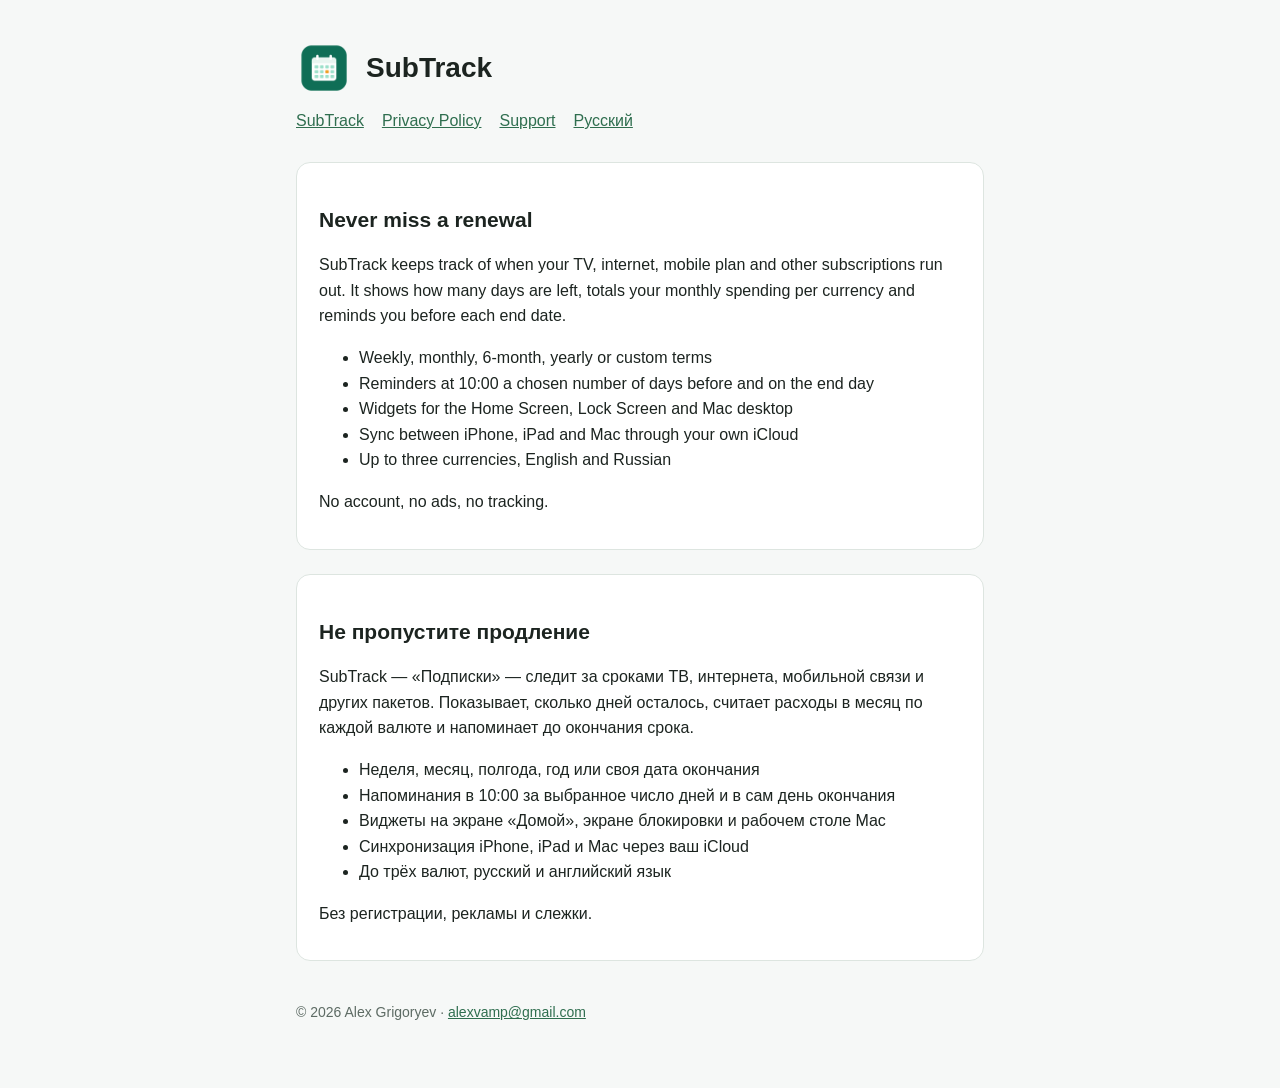
<file: index.html>
<!doctype html>
<html lang="en">
<head>
<meta charset="utf-8">
<meta name="viewport" content="width=device-width, initial-scale=1">
<title>SubTrack</title>
<link rel="stylesheet" href="style.css">
<link rel="icon" href="icon.png">
</head>
<body>
<main>
<header><img src="icon.png" alt=""><h1>SubTrack</h1></header>
<nav><a href="./">SubTrack</a><a href="privacy.html">Privacy Policy</a><a href="support.html">Support</a><a href="#ru">Русский</a></nav>
<section class="lang">
<h2>Never miss a renewal</h2>
<p>SubTrack keeps track of when your TV, internet, mobile plan and other subscriptions run out. It shows how many days are left, totals your monthly spending per currency and reminds you before each end date.</p>
<ul>
<li>Weekly, monthly, 6-month, yearly or custom terms</li>
<li>Reminders at 10:00 a chosen number of days before and on the end day</li>
<li>Widgets for the Home Screen, Lock Screen and Mac desktop</li>
<li>Sync between iPhone, iPad and Mac through your own iCloud</li>
<li>Up to three currencies, English and Russian</li>
</ul>
<p>No account, no ads, no tracking.</p>
</section>
<section class="lang" id="ru" lang="ru">
<h2>Не пропустите продление</h2>
<p>SubTrack — «Подписки» — следит за сроками ТВ, интернета, мобильной связи и других пакетов. Показывает, сколько дней осталось, считает расходы в месяц по каждой валюте и напоминает до окончания срока.</p>
<ul>
<li>Неделя, месяц, полгода, год или своя дата окончания</li>
<li>Напоминания в 10:00 за выбранное число дней и в сам день окончания</li>
<li>Виджеты на экране «Домой», экране блокировки и рабочем столе Mac</li>
<li>Синхронизация iPhone, iPad и Mac через ваш iCloud</li>
<li>До трёх валют, русский и английский язык</li>
</ul>
<p>Без регистрации, рекламы и слежки.</p>
</section>
<footer>© 2026 Alex Grigoryev · <a href="mailto:alexvamp@gmail.com">alexvamp@gmail.com</a></footer>
</main>
</body>
</html>
</file>
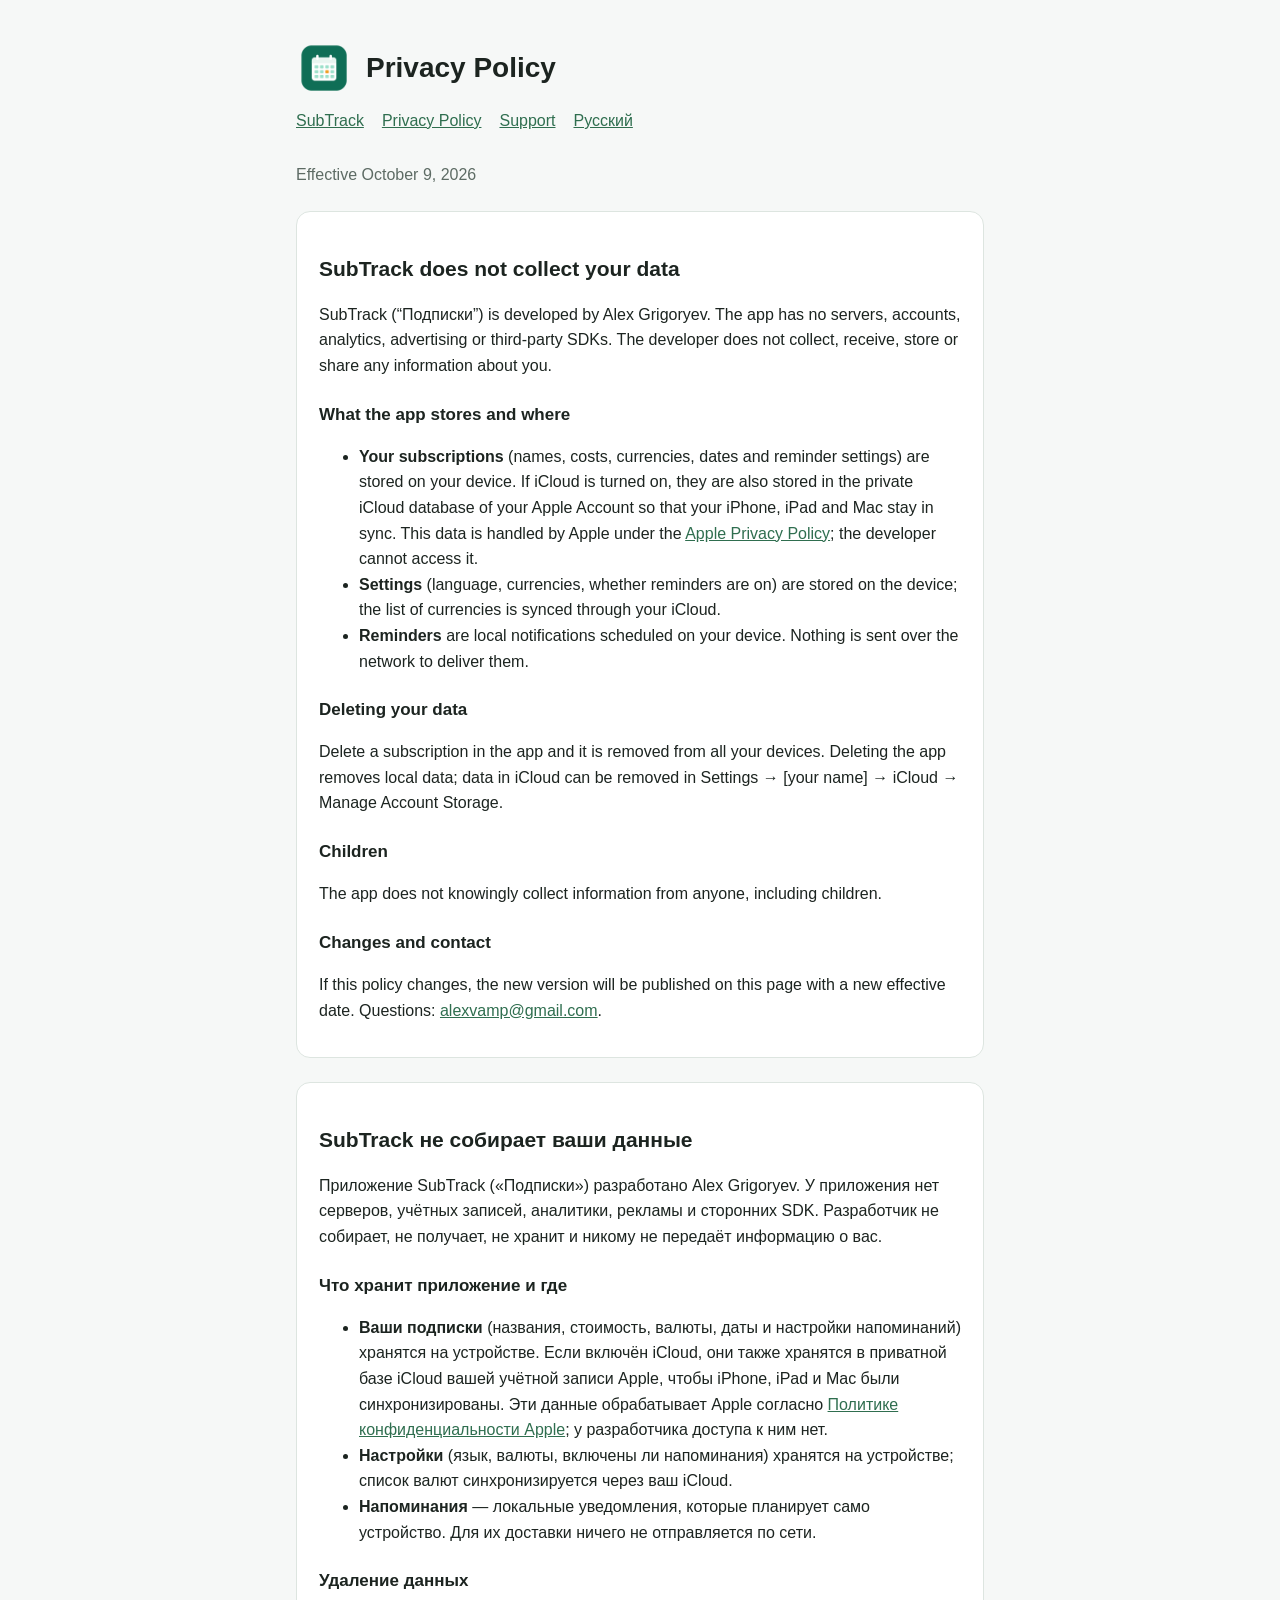
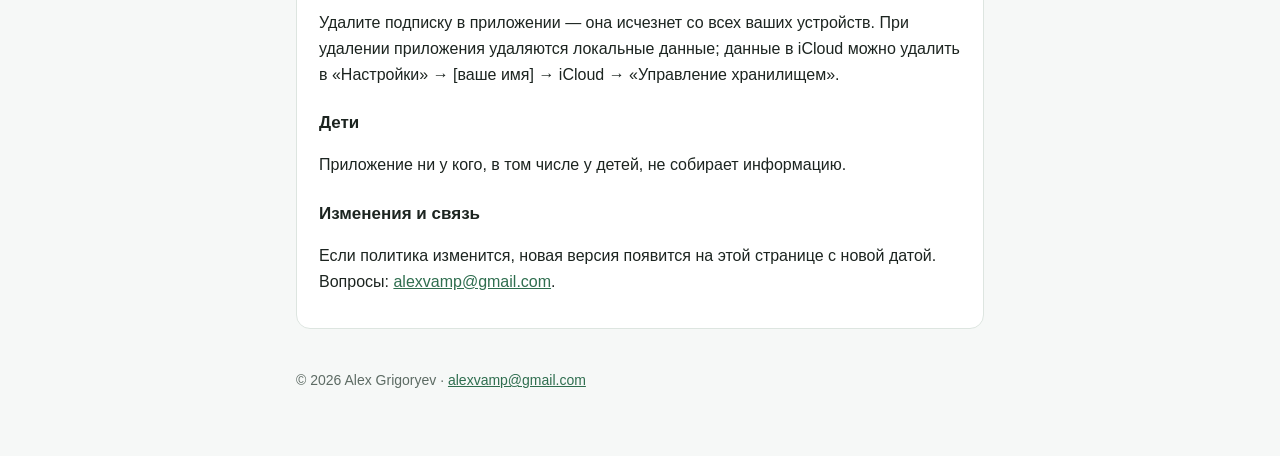
<file: privacy.html>
<!doctype html>
<html lang="en">
<head>
<meta charset="utf-8">
<meta name="viewport" content="width=device-width, initial-scale=1">
<title>SubTrack — Privacy Policy</title>
<link rel="stylesheet" href="style.css">
<link rel="icon" href="icon.png">
</head>
<body>
<main>
<header><img src="icon.png" alt=""><h1>Privacy Policy</h1></header>
<nav><a href="./">SubTrack</a><a href="privacy.html">Privacy Policy</a><a href="support.html">Support</a><a href="#ru">Русский</a></nav>
<p class="muted">Effective October 9, 2026</p>
<section class="lang">
<h2>SubTrack does not collect your data</h2>
<p>SubTrack (“Подписки”) is developed by Alex Grigoryev. The app has no servers, accounts, analytics, advertising or third-party SDKs. The developer does not collect, receive, store or share any information about you.</p>
<h3>What the app stores and where</h3>
<ul>
<li><b>Your subscriptions</b> (names, costs, currencies, dates and reminder settings) are stored on your device. If iCloud is turned on, they are also stored in the private iCloud database of your Apple Account so that your iPhone, iPad and Mac stay in sync. This data is handled by Apple under the <a href="https://www.apple.com/legal/privacy/">Apple Privacy Policy</a>; the developer cannot access it.</li>
<li><b>Settings</b> (language, currencies, whether reminders are on) are stored on the device; the list of currencies is synced through your iCloud.</li>
<li><b>Reminders</b> are local notifications scheduled on your device. Nothing is sent over the network to deliver them.</li>
</ul>
<h3>Deleting your data</h3>
<p>Delete a subscription in the app and it is removed from all your devices. Deleting the app removes local data; data in iCloud can be removed in Settings → [your name] → iCloud → Manage Account Storage.</p>
<h3>Children</h3>
<p>The app does not knowingly collect information from anyone, including children.</p>
<h3>Changes and contact</h3>
<p>If this policy changes, the new version will be published on this page with a new effective date. Questions: <a href="mailto:alexvamp@gmail.com">alexvamp@gmail.com</a>.</p>
</section>
<section class="lang" id="ru" lang="ru">
<h2>SubTrack не собирает ваши данные</h2>
<p>Приложение SubTrack («Подписки») разработано Alex Grigoryev. У приложения нет серверов, учётных записей, аналитики, рекламы и сторонних SDK. Разработчик не собирает, не получает, не хранит и никому не передаёт информацию о вас.</p>
<h3>Что хранит приложение и где</h3>
<ul>
<li><b>Ваши подписки</b> (названия, стоимость, валюты, даты и настройки напоминаний) хранятся на устройстве. Если включён iCloud, они также хранятся в приватной базе iCloud вашей учётной записи Apple, чтобы iPhone, iPad и Mac были синхронизированы. Эти данные обрабатывает Apple согласно <a href="https://www.apple.com/legal/privacy/ru/">Политике конфиденциальности Apple</a>; у разработчика доступа к ним нет.</li>
<li><b>Настройки</b> (язык, валюты, включены ли напоминания) хранятся на устройстве; список валют синхронизируется через ваш iCloud.</li>
<li><b>Напоминания</b> — локальные уведомления, которые планирует само устройство. Для их доставки ничего не отправляется по сети.</li>
</ul>
<h3>Удаление данных</h3>
<p>Удалите подписку в приложении — она исчезнет со всех ваших устройств. При удалении приложения удаляются локальные данные; данные в iCloud можно удалить в «Настройки» → [ваше имя] → iCloud → «Управление хранилищем».</p>
<h3>Дети</h3>
<p>Приложение ни у кого, в том числе у детей, не собирает информацию.</p>
<h3>Изменения и связь</h3>
<p>Если политика изменится, новая версия появится на этой странице с новой датой. Вопросы: <a href="mailto:alexvamp@gmail.com">alexvamp@gmail.com</a>.</p>
</section>
<footer>© 2026 Alex Grigoryev · <a href="mailto:alexvamp@gmail.com">alexvamp@gmail.com</a></footer>
</main>
</body>
</html>
</file>
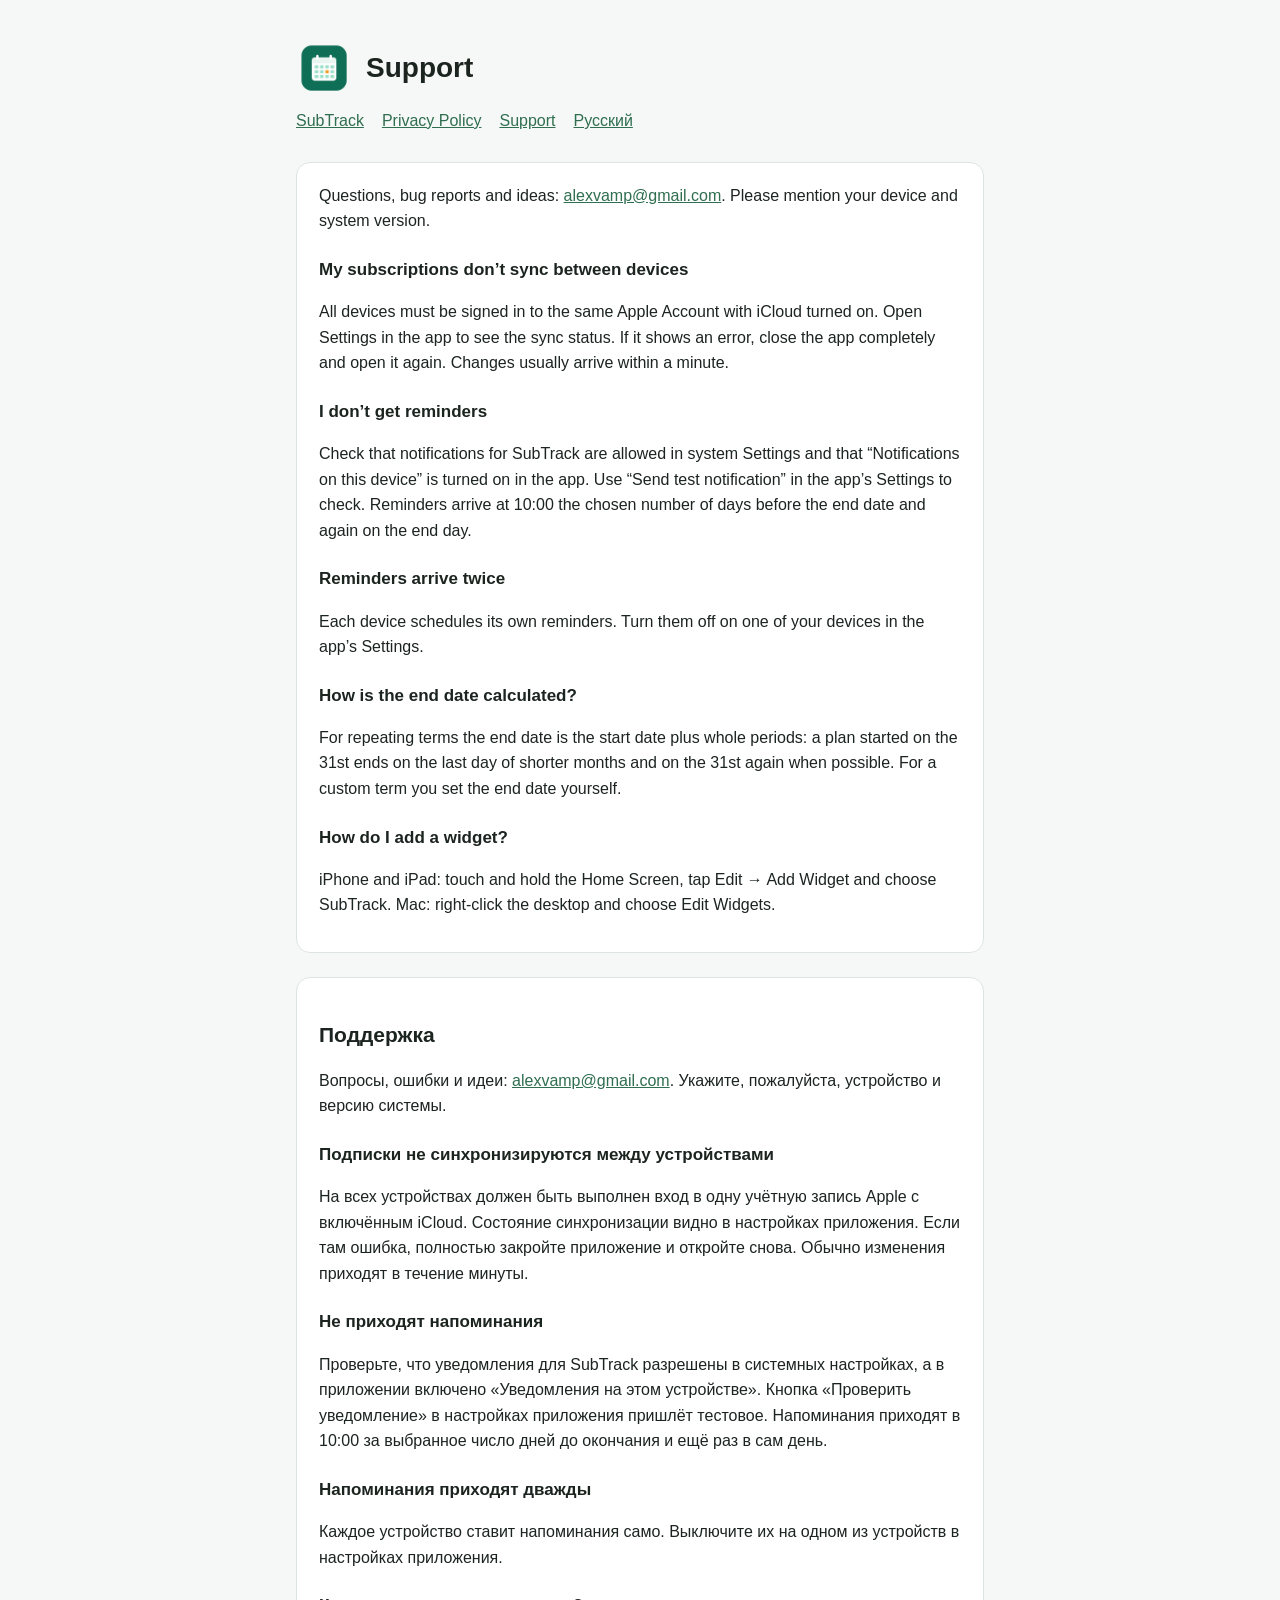
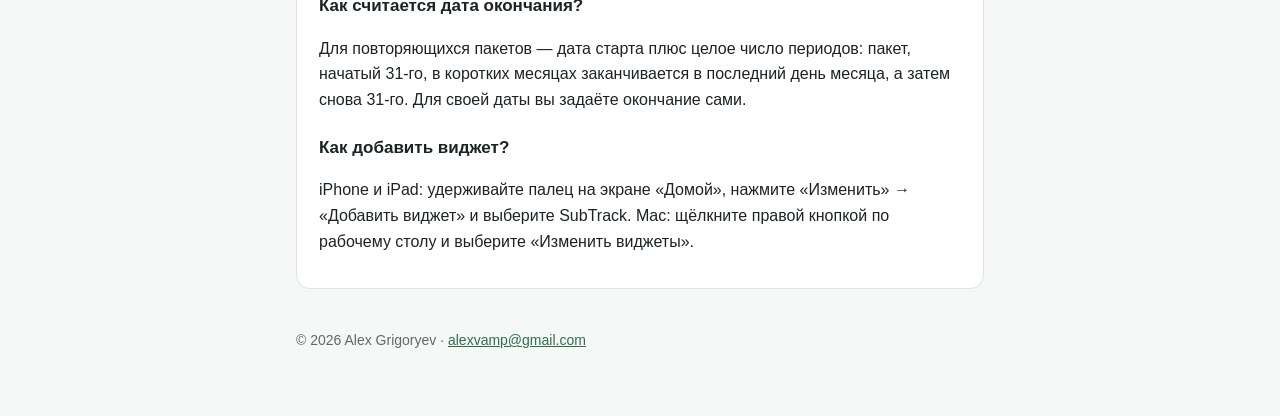
<file: support.html>
<!doctype html>
<html lang="en">
<head>
<meta charset="utf-8">
<meta name="viewport" content="width=device-width, initial-scale=1">
<title>SubTrack — Support</title>
<link rel="stylesheet" href="style.css">
<link rel="icon" href="icon.png">
</head>
<body>
<main>
<header><img src="icon.png" alt=""><h1>Support</h1></header>
<nav><a href="./">SubTrack</a><a href="privacy.html">Privacy Policy</a><a href="support.html">Support</a><a href="#ru">Русский</a></nav>
<section class="lang">
<p>Questions, bug reports and ideas: <a href="mailto:alexvamp@gmail.com?subject=SubTrack">alexvamp@gmail.com</a>. Please mention your device and system version.</p>
<h3>My subscriptions don’t sync between devices</h3>
<p>All devices must be signed in to the same Apple Account with iCloud turned on. Open Settings in the app to see the sync status. If it shows an error, close the app completely and open it again. Changes usually arrive within a minute.</p>
<h3>I don’t get reminders</h3>
<p>Check that notifications for SubTrack are allowed in system Settings and that “Notifications on this device” is turned on in the app. Use “Send test notification” in the app’s Settings to check. Reminders arrive at 10:00 the chosen number of days before the end date and again on the end day.</p>
<h3>Reminders arrive twice</h3>
<p>Each device schedules its own reminders. Turn them off on one of your devices in the app’s Settings.</p>
<h3>How is the end date calculated?</h3>
<p>For repeating terms the end date is the start date plus whole periods: a plan started on the 31st ends on the last day of shorter months and on the 31st again when possible. For a custom term you set the end date yourself.</p>
<h3>How do I add a widget?</h3>
<p>iPhone and iPad: touch and hold the Home Screen, tap Edit → Add Widget and choose SubTrack. Mac: right-click the desktop and choose Edit Widgets.</p>
</section>
<section class="lang" id="ru" lang="ru">
<h2>Поддержка</h2>
<p>Вопросы, ошибки и идеи: <a href="mailto:alexvamp@gmail.com?subject=SubTrack">alexvamp@gmail.com</a>. Укажите, пожалуйста, устройство и версию системы.</p>
<h3>Подписки не синхронизируются между устройствами</h3>
<p>На всех устройствах должен быть выполнен вход в одну учётную запись Apple с включённым iCloud. Состояние синхронизации видно в настройках приложения. Если там ошибка, полностью закройте приложение и откройте снова. Обычно изменения приходят в течение минуты.</p>
<h3>Не приходят напоминания</h3>
<p>Проверьте, что уведомления для SubTrack разрешены в системных настройках, а в приложении включено «Уведомления на этом устройстве». Кнопка «Проверить уведомление» в настройках приложения пришлёт тестовое. Напоминания приходят в 10:00 за выбранное число дней до окончания и ещё раз в сам день.</p>
<h3>Напоминания приходят дважды</h3>
<p>Каждое устройство ставит напоминания само. Выключите их на одном из устройств в настройках приложения.</p>
<h3>Как считается дата окончания?</h3>
<p>Для повторяющихся пакетов — дата старта плюс целое число периодов: пакет, начатый 31-го, в коротких месяцах заканчивается в последний день месяца, а затем снова 31-го. Для своей даты вы задаёте окончание сами.</p>
<h3>Как добавить виджет?</h3>
<p>iPhone и iPad: удерживайте палец на экране «Домой», нажмите «Изменить» → «Добавить виджет» и выберите SubTrack. Mac: щёлкните правой кнопкой по рабочему столу и выберите «Изменить виджеты».</p>
</section>
<footer>© 2026 Alex Grigoryev · <a href="mailto:alexvamp@gmail.com">alexvamp@gmail.com</a></footer>
</main>
</body>
</html>
</file>
<file: style.css>
:root {
  --bg: #f6f8f7; --fg: #1c2420; --muted: #5d6b64; --card: #ffffff; --line: #dde5e0; --accent: #2f6e4f;
}
@media (prefers-color-scheme: dark) {
  :root { --bg: #121614; --fg: #e8eeea; --muted: #9aa8a0; --card: #1b201d; --line: #2b332f; --accent: #6cc196; }
}
* { box-sizing: border-box; }
body {
  margin: 0; background: var(--bg); color: var(--fg);
  font: 16px/1.6 -apple-system, BlinkMacSystemFont, "Segoe UI", Roboto, sans-serif;
}
main { max-width: 720px; margin: 0 auto; padding: 40px 16px 64px; }
header { display: flex; align-items: center; gap: 14px; margin-bottom: 8px; }
header img { width: 56px; height: 56px; border-radius: 13px; }
h1 { font-size: 28px; margin: 0; }
h2 { font-size: 21px; margin: 36px 0 8px; }
h3 { font-size: 17px; margin: 22px 0 4px; }
p, li { color: var(--fg); }
.muted { color: var(--muted); }
a { color: var(--accent); }
nav { display: flex; gap: 18px; flex-wrap: wrap; margin: 12px 0 28px; }
.lang { background: var(--card); border: 1px solid var(--line); border-radius: 14px; padding: 4px 22px 18px; margin-top: 24px; }
footer { margin-top: 40px; font-size: 14px; color: var(--muted); }
</file>
